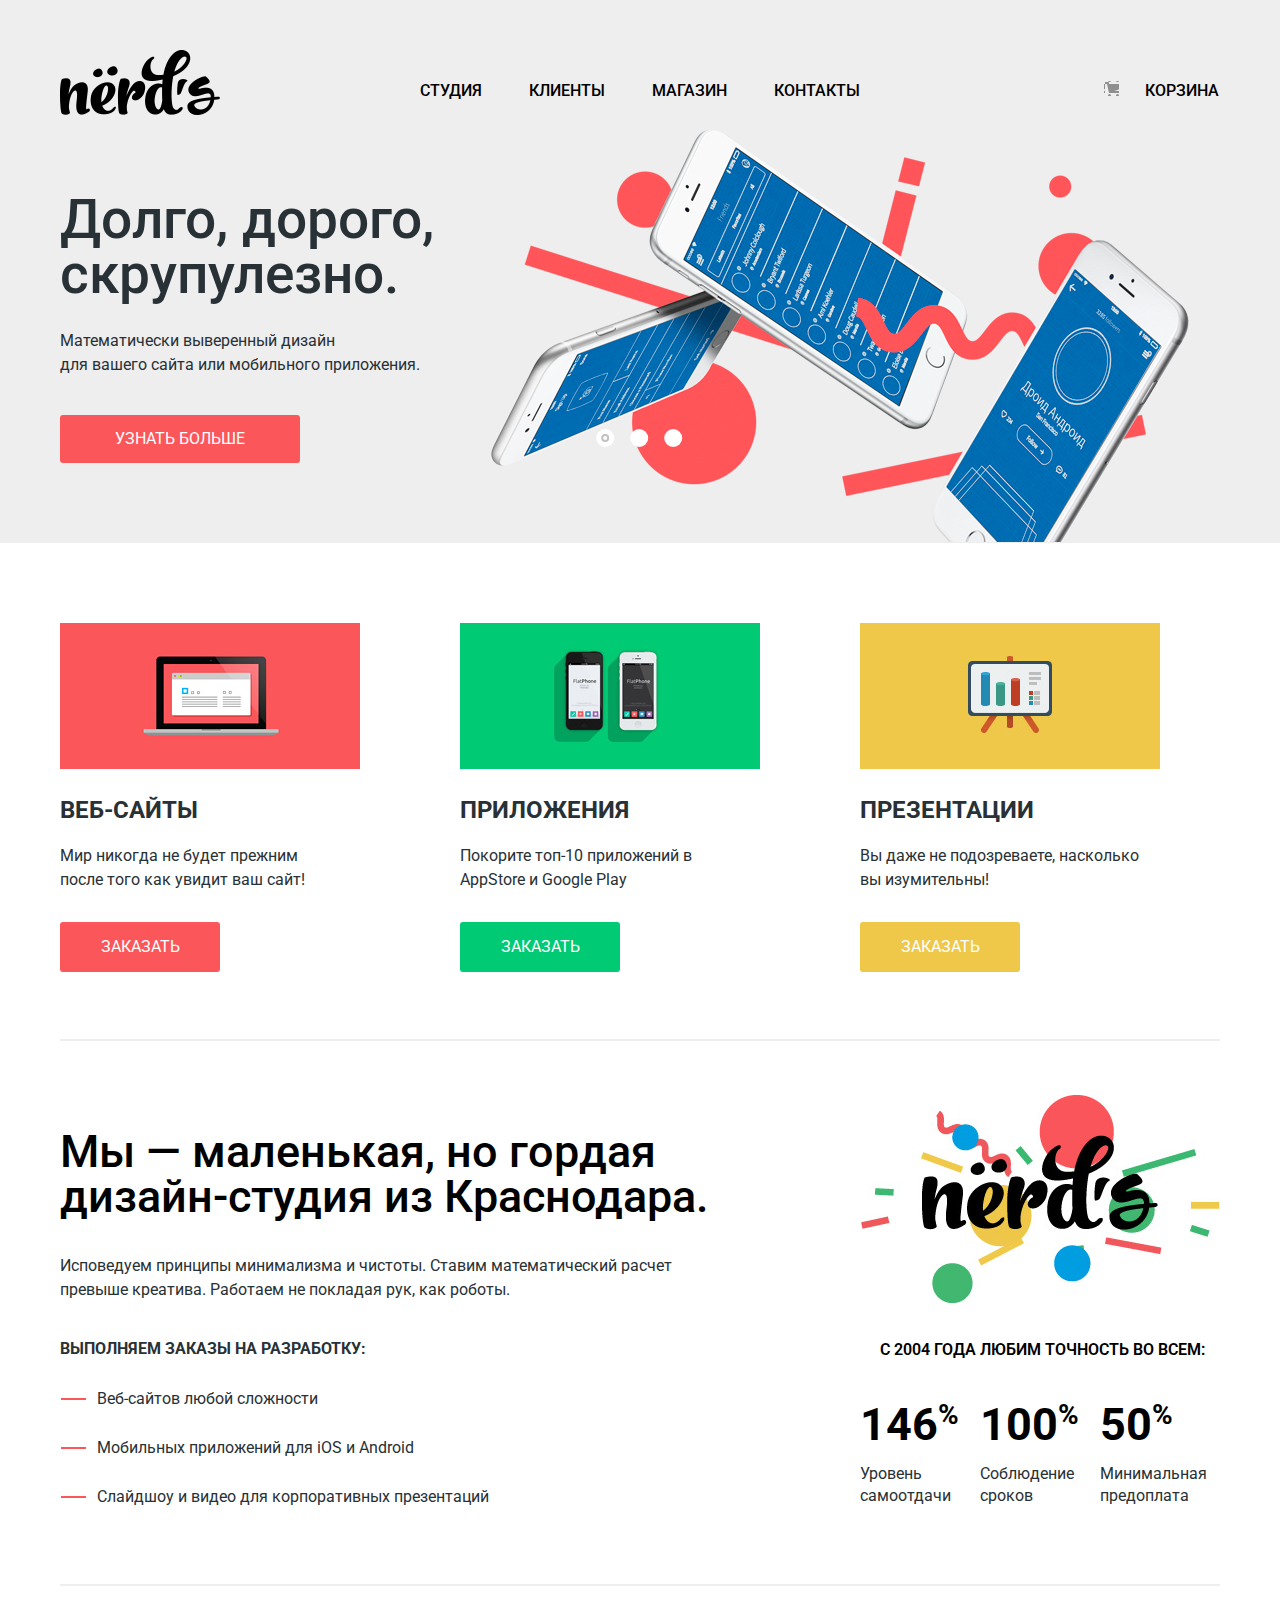
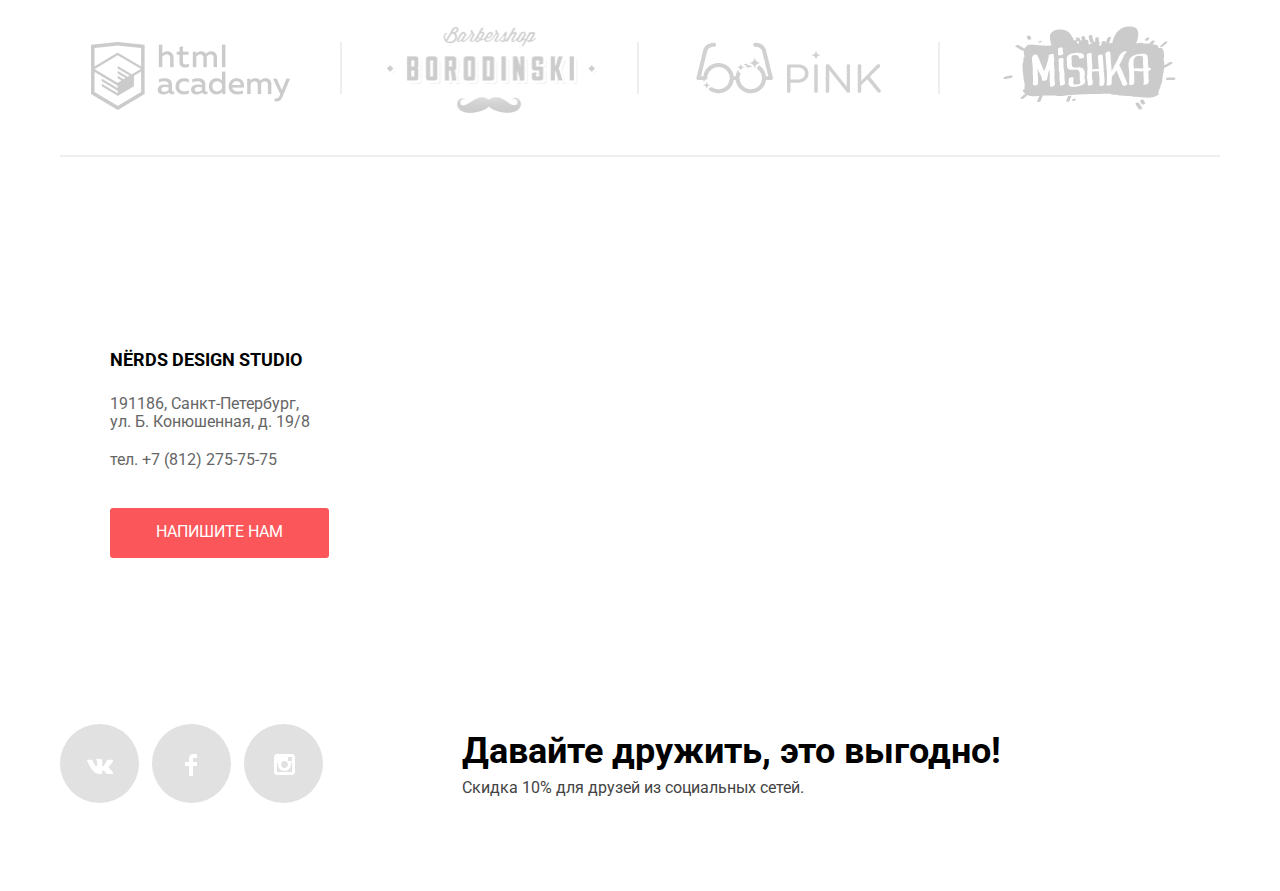
<file: index.html>
<!DOCTYPE html>
<html lang="ru">

<head>
  <meta charset="utf-8">
  <title>HTML Academy: Нёрдс</title>
  <link href="https://fonts.googleapis.com/css?family=Roboto:400,500,700&display=swap" rel="stylesheet">
  <link href="css/normalize.css" rel="stylesheet">
  <link href="css/short.css" rel="stylesheet">
</head>

<body>
  <header class="main-header">
    <div class="container">
      <div class="header-logo">
        <a href="index.html"><img src="img/png-nerds/nerds-logo.png" class="nerds-logo" width="160" height="65" alt="Нёрдс"></a>
      </div>
      <nav class="site-navigation style-menu">
        <ul>
          <li><a href="studio.html">Студия</a></li>
          <li><a href="customers.html">Клиенты</a></li>
          <li><a href="catalog.html">Магазин</a></li>
          <li><a href="contacts.html">Контакты</a></li>
        </ul>
      </nav>
      <div class="user-navigation style-menu">
        <a href="#" class="cart">Корзина</a>
      </div>
    </div>
  </header>
  <main>
    <section class="slider">
      <div class="slide">
        <input class="visually-hidden" type="radio" id="product-1" name="toggle" checked>
        <input class="visually-hidden" type="radio" id="product-2" name="toggle">
        <input class="visually-hidden" type="radio" id="product-3" name="toggle">
        <div class="slider-controls">
          <label class="slider-controls-item slider-controls-item--1" for="product-1">Первый</label>
          <label class="slider-controls-item slider-controls-item--2" for="product-2">Второй</label>
          <label class="slider-controls-item slider-controls-item--3" for="product-3">Третий</label>
        </div>
        <ul class="slider-list">
          <li class="slider-item">
            <h2>Долго, дорого,<br> скрупулезно.</h2>
            <p>Математически выверенный дизайн<br> для вашего сайта или мобильного приложения.</p>
            <a class="slider-item-button button" href="#">Узнать больше</a>
          </li>
          <li class="slider-item">
            <h2>Любим математику как никто другой</h2>
            <p>Никакого креатива, только математические формулы для расчета идеальных пропорций.</p>
            <a class="slider-item-button button" href="#">Узнать больше</a>
          </li>
          <li class="slider-item">
            <h2>Только ночь,<br> только хардкор</h2>
            <p>Работать днем, как все? Мы против этого.<br> Ближе к полуночи работа только начинается.</p>
            <a class="slider-item-button button" href="#">Узнать больше</a>
          </li>
        </ul>
      </div>
    </section>
    <div class="products container">
      <article class="item website">
        <div class="product-image">
          <img width="300" height="146" src="img/png-nerds/advantage-picture-red.png" alt="#">
        </div>

        <section class="product-info">
          <h2>Веб-сайты</h2>
          <p>Мир никогда не будет прежним после того как увидит ваш сайт!</p>
        </section>

        <a class="button purchase1" href="#">Заказать</a>
      </article>

      <article class="item app">
        <div class="product-image">
          <img width="300" height="146" src="img/png-nerds/advantage-picture-green.png" alt="#">
        </div>

        <section class="product-info">
          <h2>Приложения</h2>
          <p>Покорите топ-10 приложений в AppStore и Google Play</p>
        </section>

        <a class="button purchase2" href="#">Заказать</a>
      </article>

      <article class="item presentation">
        <div class="product-image">
          <img width="300" height="146" src="img/png-nerds/advantage-picture-yellow.png" alt="#">
        </div>

        <section class="product-info">
          <h2>Презентации</h2>
          <p>Вы даже не подозреваете, насколько вы изумительны!</p>
        </section>

        <a class="button purchase3" href="#">Заказать</a>
      </article>
    </div>
    <div class="information container">
      <section class="about-us">
        <h2 class="slogan">Мы — маленькая, но гордая дизайн-студия из Краснодара.</h2>
        <p>Исповедуем принципы минимализма и чистоты. Ставим математический расчет
          превыше креатива. Работаем не покладая рук, как роботы.</p>
        <h4>Выполняем заказы на разработку:</h4>
        <ul class="our-work">
          <li>Веб-сайтов любой сложности</li>
          <li>Мобильных приложений для iOS и Android</li>
          <li>Слайдшоу и видео для корпоративных презентаций</li>
        </ul>
      </section>
      <div class="statistic">
        <div class="logo">
          <img width="360" height="208" src="img/png-nerds/nerds-picture.png" class="nerds-picture" alt="#">
        </div>
        <span>с 2004 года Любим точность во всем:</span>
        <section class="stat-info">
          <div class="column">
            <b>146<span class="percent">%</span></b>
            <p>Уровень самоотдачи</p>
          </div>
          <div class="column">
            <b>100<span class="percent">%</span></b>
            <p>Соблюдение сроков</p>
          </div>
          <div class="column">
            <b>50<span class="percent">%</span></b>
            <p>Минимальная предоплата</p>
          </div>
        </section>
      </div>
    </div>
    <section class="partners containerlogos">
      <h2 class="visually-hidden">Наши партнеры</h2>
      <ul class="partners-list">
        <li class="partners-list-item">
          <a href="https://htmlacademy.ru/intensive/htmlcss" target="_blank">
            <span class="visually-hidden">HTML Academy</span>
            <img src="img/logos/htmlacdemy-logo.png" alt="Логотип HTML Academy" width="199" height="68">
          </a>
        </li>
        <li class="partners-list-item1">
          <a href="barbershop.html" target="_blank">
            <span class="visually-hidden">Barbershop Borodinski</span>
            <img src="img/logos/borodinsli-logo.png" alt="Логотип Barbershop Borodinski" width="209" height="90">
          </a>
        </li>
        <li class="partners-list-item">
          <a href="pink.html">
            <span class="visually-hidden">Pink</span>
            <img src="img/logos/pink-logo.png" alt="Логотип Pink" width="185" height="52">
          </a>
        </li>
        <li class="partners-list-item">
          <a href="mishka.html">
            <span class="visually-hidden">Mishka</span>
            <img src="img/logos/mishka-logo.png" alt="Логотип Mishka" width="173" height="84">
          </a>
        </li>
      </ul>
    </section>
    <div class="map">
      <script async src="https://api-maps.yandex.ru/services/constructor/1.0/js/?sid=I0QRDXo0eJkKzXls2Dzy3nNmhVzpqVRN&amp;width=100%25&amp;height=416&amp;lang=ru_RU&amp;sourceType=constructor&amp;scroll=false">
      </script>
      <div class="contact-us">
        <h4>NЁRDS DESIGN STUDIO</h4>
        <p>191186, Санкт-Петербург, <br>
          ул. Б. Конюшенная, д. 19/8</p>

        <p class="tel">тел. +7 (812) 275-75-75</p>
        <a class="button-write-to-us button" href="form.html">Напишите нам</a>
      </div>
    </div>
    <div class="modal-content">
      <div class="write-us-popup">
        <h2>Напишите нам</h2>
        <button class="modal-content-close-button" type="button">Закрыть</button>
        <form class="contact-form" action="http://echo.htmlacademy.ru" method="post">
          <label>
            <span>Ваше имя:</span>
            <input type="text" name="Name" placeholder="Имя Фамилия">
          </label>
          <label>
            <span>Ваш e-mail:</span>
            <input type="text" name="E-mail" placeholder="email@example.com">
          </label>
          <label>
            <span>Текст письма:</span>
            <textarea name="Text" placeholder="В свободной форме"></textarea>
          </label>
          <button class="write-us-send-button button" type="submit">ОТПРАВИТЬ</button>
        </form>
      </div>
    </div>
  </main>
  <footer class="main-footer container">
    <div class="footer-social">
      <a class="social-button" href="#">
        <span class="circle vk"></span>
      </a>
      <a class="social-button" href="#">
        <span class="circle fb"></span></a>
      <a class="social-button" href="#">
        <span class="circle insta"></span>
      </a>
    </div>
    <div class="footer-slogan">
      <b>Давайте дружить, это выгодно!</b>
      <p>Скидка 10% для друзей из социальных сетей.</p>
    </div>
  </footer>
  <script src="js/short.js"></script>
</body>

</html>
</file>
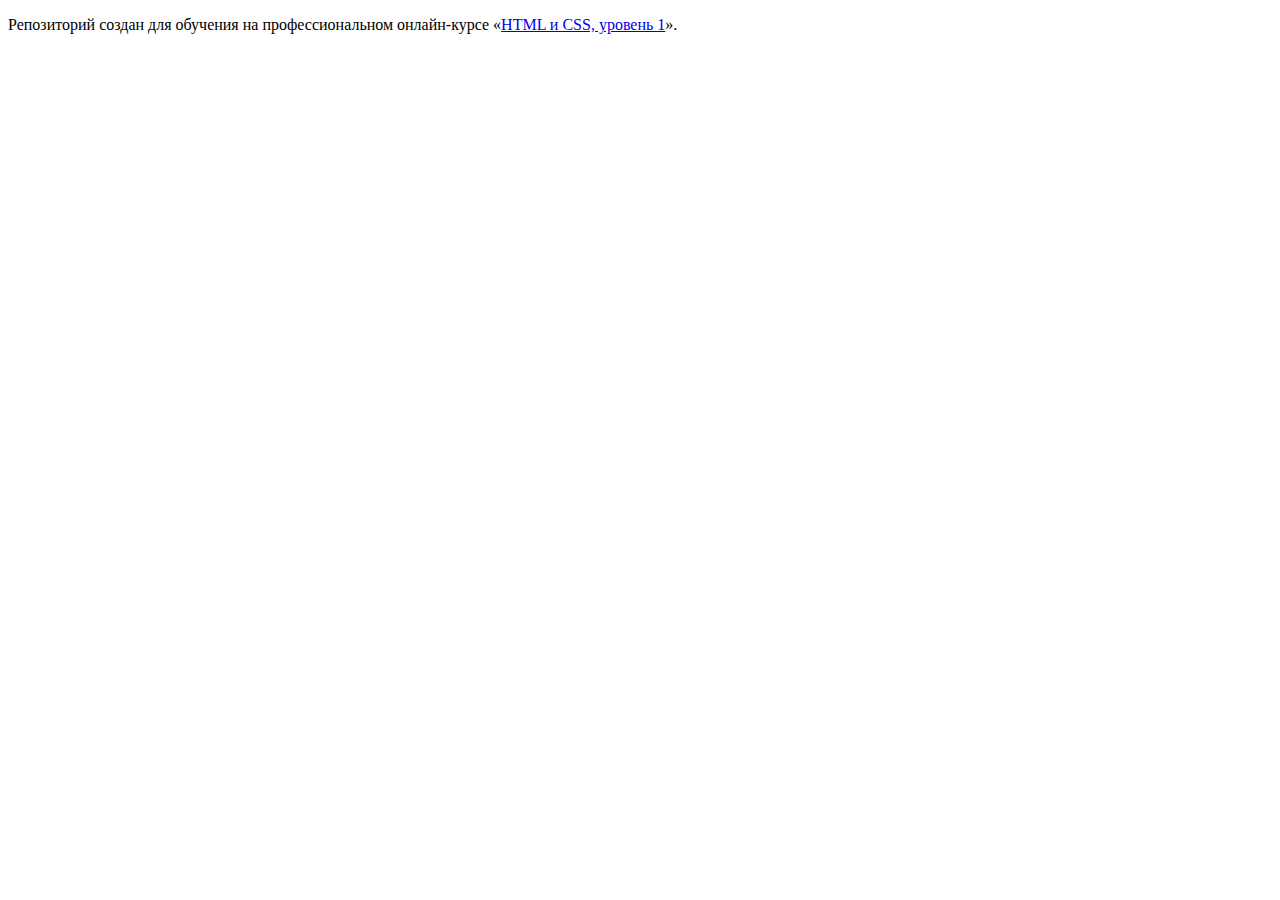
<file: 1/index.html>
<!DOCTYPE html>
<html lang="ru">
  <head>
    <meta charset="utf-8">
    <title>HTML Academy: Нёрдс</title>
    <base href="https://htmlacademy-htmlcss.github.io/796589-nerds-25/1/">
</head>
  <body>

    <p>Репозиторий создан для обучения на профессиональном онлайн‑курсе «<a href="https://htmlacademy.ru/intensive/htmlcss">HTML и CSS, уровень 1</a>».</p>

  </body>
</html>
</file>
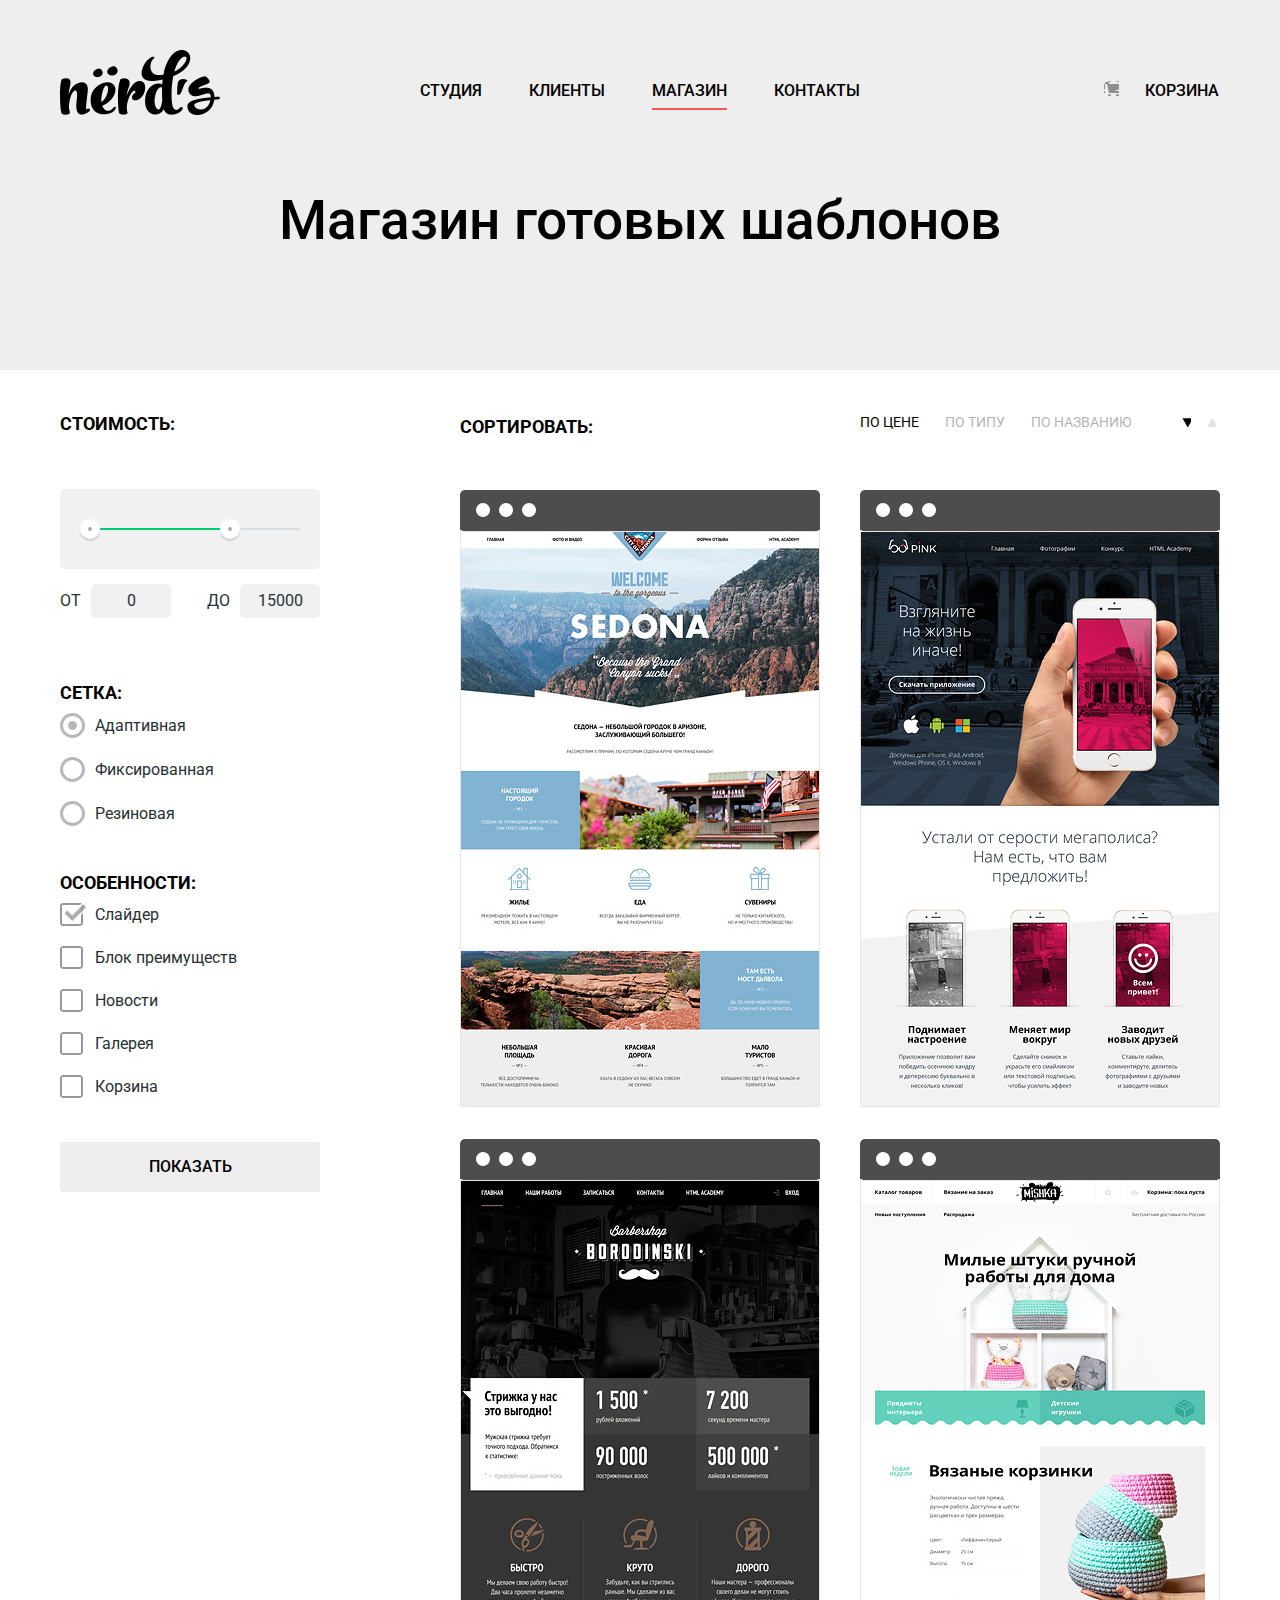
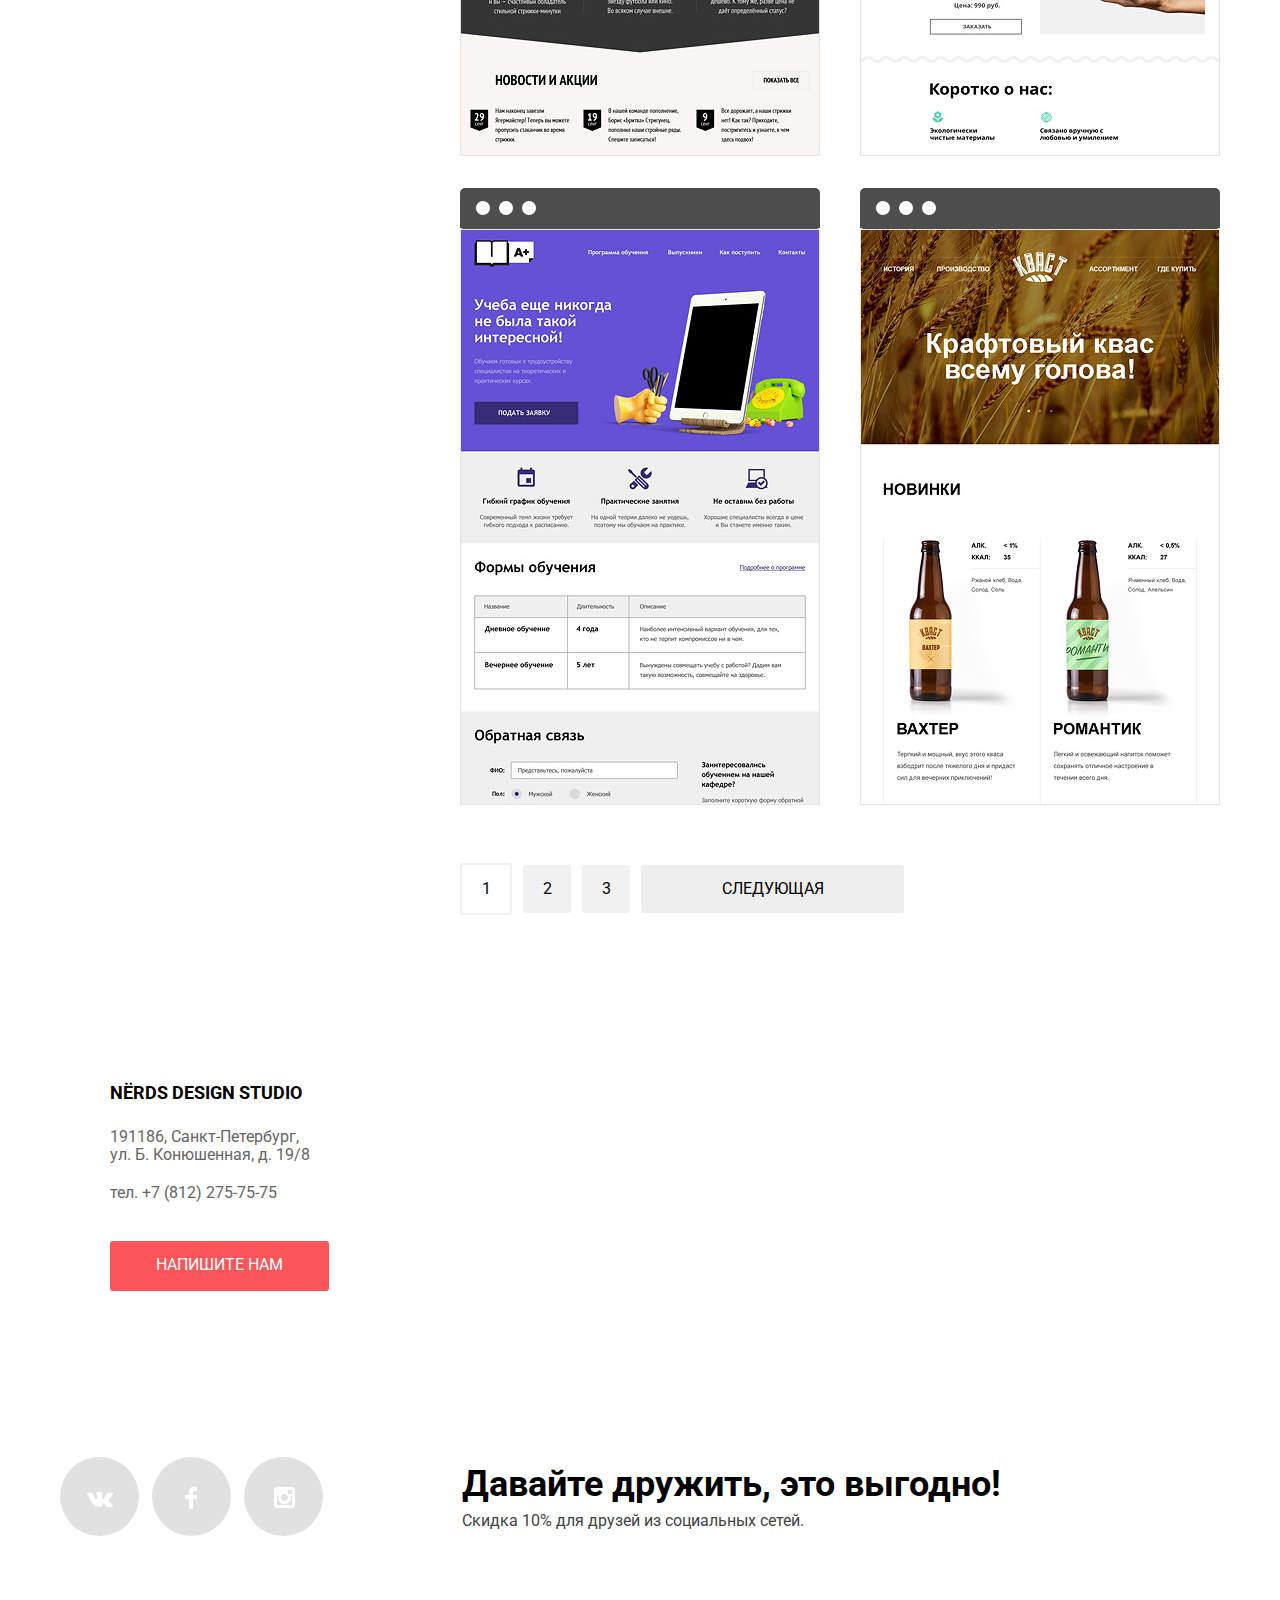
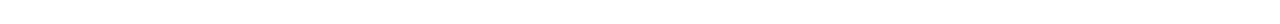
<file: catalog.html>
<!DOCTYPE html>
<html lang="ru">

<head>
  <meta charset="utf-8">
  <title>HTML Academy: Нёрдс</title>
  <link href="https://fonts.googleapis.com/css?family=Roboto:400,500,700&display=swap" rel="stylesheet">
  <link href="css/normalize.css" rel="stylesheet">
  <link href="css/short.css" rel="stylesheet">
</head>

<body>
  <header class="main-header">
    <div class="container">
      <div class="header-logo">
        <a href="index.html"><img src="img/png-nerds/nerds-logo.png" class="nerds-logo" width="160" height="65" alt="Нёрдс"></a>
      </div>
      <nav class="site-navigation style-menu">
        <ul>
          <li><a href="studio.html">Студия</a></li>
          <li><a href="customers.html">Клиенты</a></li>
          <li><a class="current" href="catalog.html">Магазин</a></li>
          <li><a href="contacts.html">Контакты</a></li>
        </ul>
      </nav>
      <div class="user-navigation style-menu">
        <a href="#" class="cart">Корзина</a>
      </div>
    </div>
  </header>
  <main>
    <div class="page-title slogan">
      <h1>Магазин готовых шаблонов</h1>
    </div>
    <div class="content">
      <div class="container">
        <div class="filters">
          <h2>Стоимость:</h2>
          <form class="form" action="http://echo.htmlacademy.ru" method="get">
            <div class="range-filter">
              <div class="range-controls">
                <div class="scale">
                  <div class="bar"></div>
                </div>
                <div class="toggle toggle-min"></div>
                <div class="toggle toggle-max"></div>
              </div>
              <div class="price-controls">
                <label class="min-price">от<input name="min-price" type="text" value="0"></label>
                <label class="max-price">до<input name="max-price" type="text" value="15000"></label>
              </div>
            </div>

            <div class="web">
              <!--<form class="filter" method="get" action="http://echo.htmlacademy.ru">-->
              <h2>Сетка:</h2>
              <label>
                <input class="radio" type="radio" name="web" id="adapted" checked>
                <span class="radio-custom"></span>
                <span class="label">Адаптивная</span>
              </label>
              <label>
                <input class="radio" type="radio" name="web" id="fixed">
                <span class="radio-custom"></span>
                <span class="label">Фиксированная</span>
              </label>
              <label>
                <input class="radio" type="radio" name="web" id="rubber">
                <span class="radio-custom"></span>
                <span class="label">Резиновая</span>
              </label>
            </div>
            <div class="qualities">
              <h2>ОСОБЕННОСТИ:</h2>
              <label>
                <input class="checkbox" type="checkbox" name="quality" id="slider" checked>
                <span class="checkbox-custom"></span>
                <span class="label">Слайдер</span>
              </label>
              <label>
                <input class="checkbox" type="checkbox" name="quality" id="advantage-block">
                <span class="checkbox-custom"></span>
                <span class="label">Блок преимуществ</span>
              </label>
              <label>
                <input class="checkbox" type="checkbox" name="quality" id="news">
                <span class="checkbox-custom"></span>
                <span class="label">Новости</span>
              </label>
              <label>
                <input class="checkbox" type="checkbox" name="quality" id="gallery">
                <span class="checkbox-custom"></span>
                <span class="label">Галерея</span>
              </label>
              <label>
                <input class="checkbox" type="checkbox" name="quality" id="trash-bin">
                <span class="checkbox-custom"></span>
                <span class="label">Корзина</span>
              </label>
            </div>
            <button class="button" type="submit">Показать</button>
          </form>
        </div>
        <div class="results">
          <div class="result-top">
            <h2>Сортировать:</h2>
            <ul class="sort-types">
              <li>
                <a class="by-price current" href="#">По цене</a>
              </li>
              <li>
                <a class="by-type" href="#">По типу</a>
              </li>
              <li>
                <a class="by-name" href="#">По названию</a>
              </li>
              <li>
                <a class="less-to-more current" href="#"></a>
              </li>
              <li>
                <a class="more-to-less" href="#"></a>
              </li>
            </ul>
          </div>

          <div class="result-content">
            <article class="layout">
              <div class="layout-top">
              </div>
              <div class="image-content">
                <img src="img/png-nerds/img-sedona-jpg.png" class="img-sedonajpg" width="360" height="576" alt="#">
              </div>
              <div class="layout-menu">
                <a href="#">
                  <h2>Sedona</h2>
                </a>
                <p>Информационный сайт для туристов</p>
                <button class="button" type="submit">9 900 руб.</button>
              </div>
            </article>

            <article class="layout">
              <div class="layout-top">
              </div>
              <div class="image-content">
                <img src="img/png-nerds/img-pink-jpg.png" class="img-pinkjpg" width="360" height="576" alt="#">
              </div>
              <div class="layout-menu">
                <a href="#">
                  <h2>Pink App</h2>
                </a>
                <p>Продуктовый лендинг приложения для iOS и Android</p>
                <button class="button" type="submit">9 900 руб.</button>
              </div>
            </article>

            <article class="layout">
              <div class="layout-top">
              </div>
              <div class="image-content">
                <img src="img/png-nerds/img-barbershop-jpg.png" class="img-barbershopjpg" width="360" height="576" alt="#">
              </div>
              <div class="layout-menu">
                <a href="#">
                  <h2>Barbershop</h2>
                </a>
                <p>Сайт салона красоты. Для мужчин, да.</p>
                <button class="button" type="submit">9 900 руб.</button>
              </div>
            </article>

            <article class="layout">
              <div class="layout-top">
              </div>
              <div class="image-content">
                <img src="img/png-nerds/img-mishka-jpg.png" class="img-mishkajpg" width="360" height="576" alt="#">
              </div>
              <div class="layout-menu">
                <a href="#">
                  <h2>Mishka</h2>
                </a>
                <p>Интернет-магазин вязаных игрушек</p>
                <button class="button" type="submit">9 900 руб.</button>
              </div>
            </article>

            <article class="layout">
              <div class="layout-top">
              </div>
              <div class="image-content">
                <img src="img/png-nerds/img-aplus-jpg.png" class="img-aplusjpg" width="360" height="576" alt="#">
              </div>
              <div class="layout-menu">
                <a href="#">
                  <h2>A Plus</h2>
                </a>
                <p>Лендинг курсов повышения квалификации</p>
                <button class="button" type="submit">9 900 руб.</button>
              </div>
            </article>

            <article class="layout">
              <div class="layout-top">
              </div>
              <div class="image-content">
                <img src="img/png-nerds/img-kvast-jpg.png" class="img-kvastjpg" width="360" height="576" alt="#">
              </div>
              <div class="layout-menu">
                <a href="#">
                  <h2>KBACT</h2>
                </a>
                <p>Промо-сайт производителя крафтового кваса</p>
                <button class="button" type="submit">9 900 руб.</button>
              </div>
            </article>
          </div>
          <div class="content-navigation">
            <nav class="pagination">
              <a class="current" href="#">1</a>
              <a href="#">2</a>
              <a href="#">3</a>
              <a class="next" href="#next">Следующая</a>
            </nav>
          </div>
        </div>
      </div>
    </div>
    <div class="map">
      <script async src="https://api-maps.yandex.ru/services/constructor/1.0/js/?sid=I0QRDXo0eJkKzXls2Dzy3nNmhVzpqVRN&amp;width=100%25&amp;height=416&amp;lang=ru_RU&amp;sourceType=constructor&amp;scroll=false">
      </script>
      <div class="contact-us">
        <h4>NЁRDS DESIGN STUDIO</h4>
        <p>191186, Санкт-Петербург, <br>
          ул. Б. Конюшенная, д. 19/8</p>

        <p>тел. +7 (812) 275-75-75</p>
        <a class="button-write-to-us button" href="form.html">Напишите нам</a>
      </div>
    </div>
    <div class="modal-content">
      <div class="write-us-popup">
        <h2>Напишите нам</h2>
        <button class="modal-content-close-button" type="button">Закрыть</button>
        <form class="contact-form" action="http://echo.htmlacademy.ru" method="post">
          <label>
            <span>Ваше имя:</span>
            <input type="text" name="Name" placeholder="Имя Фамилия">
          </label>
          <label>
            <span>Ваш e-mail:</span>
            <input type="text" name="E-mail" placeholder="email@example.com">
          </label>
          <label>
            <span>Текст письма:</span>
            <textarea name="Text" placeholder="В свободной форме"></textarea>
          </label>
          <button class="button" type="submit">ОТПРАВИТЬ</button>
        </form>
      </div>
    </div>
  </main>
  <footer class="main-footer container">
    <div class="footer-social">
      <a class="social-button" href="#">
        <span class="circle vk"></span>
      </a>
      <a class="social-button" href="#">
        <span class="circle fb"></span>
      </a>
      <a class="social-button" href="#">
        <span class="circle insta"></span>
      </a>
    </div>
    <div class="footer-slogan">
      <b>Давайте дружить, это выгодно!</b>
      <p>Скидка 10% для друзей из социальных сетей.</p>
    </div>
  </footer>
  <script src="js/short.js"></script>
</body>

</html>
</file>
<file: css/short.css>
body{margin:0;padding:0;font-family:Roboto,Arial,sans-serif;font-size:16px;color:#283136;font-weight:400;min-width:1200px;line-height:24px}a{text-decoration:none}.button{display:inline-block;box-sizing:border-box;padding:10px;font-size:12px;line-height:18px;vertical-align:middle;text-align:center;text-decoration:none;text-transform:uppercase;color:#fff;background:#fb565a;border-radius:4px}.button{display:block;width:240px;padding:13px 0;font-size:16px;line-height:18px;color:#fff;text-transform:uppercase;text-align:center;text-decoration:none;background-color:#fb565a;border-radius:3px;border:none}.button:focus,.button:hover{background-color:#e74246}.button:active{background-color:#d7373b;color:rgba(255,255,255,.3);box-shadow:0 3px rgba(0,0,0,.1) inset}.container{display:flex;position:relative;width:1160px;margin:0 auto;padding:0 20px}.containerlogos{width:1160px;margin:0 auto;padding:0 20px}.main-header{background-color:#eee;color:#000;padding-top:50px;height:120px;margin-bottom:0}.site-navigation{display:flex;margin-left:200px;min-width:490px}.site-navigation li{display:inline-block;margin-right:43px}.site-navigation ul{padding-left:0;margin-top:26px}.site-navigation .current{border-bottom:2px solid #fb565a;padding-bottom:8px}.style-menu a{font-weight:500;line-height:30px;color:#000;text-decoration:none;text-transform:uppercase}.user-navigation{position:relative;margin-left:220px;margin-top:26px;background-color:#eee;text-transform:uppercase}.site-navigation,.user-navigation{list-style-type:none}.user-navigation .cart{margin-left:15px}.site-navigation a,.user-navigation a{color:#000;font-size:16px;line-height:30px;letter-spacing:normal;font-weight:500}.user-navigation::before{content:"";position:absolute;top:5px;left:-26px;width:15px;height:15px;background:url(../img/svg-nerds/cart-icon.svg);background-position:1px 1px;z-index:10;opacity:.4}.header-logo:hover{opacity:.8}.header-logo:active{opacity:.3}.site-navigation a:hover{color:#fb565a;text-transform:uppercase}.site-navigation a:active{color:rgba(0,0,0,.3);text-transform:uppercase}.cart:hover{color:#fb565a;text-transform:uppercase}.cart:active{color:rgba(0,0,0,.3);text-transform:uppercase}.site-navigation .current{border-bottom:2px solid #fb565a;padding-bottom:8px}.visually-hidden{position:absolute;width:1px;height:1px;clip:rect(0,0,0,0)}.slider{background-color:#eee;margin-top:-60px;padding-top:1px}.slide{position:relative;background-color:#eee;width:1250px;margin:0 auto;padding:0 20px;padding-top:0;padding-right:43px;padding-bottom:0;padding-left:5px;box-sizing:border-box}.slider-controls{position:absolute;left:49%;bottom:104px;z-index:100;width:160px;height:18px;text-align:center;font-size:0;transform:translateX(-43%)}.slider-controls label{position:relative;display:inline-block;width:18px;height:18px;padding:8px;border-radius:50%;cursor:pointer}.slider-controls label::after{content:"";position:absolute;top:8px;left:8px;z-index:1;width:18px;height:18px;background:#fff;border-radius:50%}.slider-list{list-style:none;margin-top:16px;margin-bottom:0}.slider-item-button{padding:15px 0}.slider-item{display:none;padding:80px 0 80px 0;margin-right:1px;margin-bottom:15px}.slider-item:nth-child(1){background-image:url(../img/png-nerds/slide-picture1.png);background-repeat:no-repeat;background-position:93% 2px}.slider-item:nth-child(2){background-image:url(../img/slide2/slide-picture.png);background-repeat:no-repeat;background-position:100% 0}.slider-item:nth-child(3){background-image:url(../img/slide3/slide-picture.png);background-repeat:no-repeat;background-position:100% 20px}#product-1:checked~.slider-list .slider-item:nth-child(1){display:block}#product-2:checked~.slider-list .slider-item:nth-child(2){display:block}#product-3:checked~.slider-list .slider-item:nth-child(3){display:block}#product-1:checked~.slider-controls .slider-controls-item--1::before,#product-2:checked~.slider-controls .slider-controls-item--2::before,#product-3:checked~.slider-controls .slider-controls-item--3::before{content:"";position:absolute;left:50%;top:50%;z-index:2;width:4px;height:4px;margin:-4px;background-color:inherit;border:2px solid #c1c1c1;border-radius:50%}.slider-item h2{max-width:600px;margin-bottom:27px;margin-top:-15px;font-size:55px;line-height:55px;font-weight:500}.slider-item p{max-width:430px;margin:0;margin-bottom:38px}.purchase1{width:160px;height:50px;background-color:#fb565a;line-height:30px;letter-spacing:normal;text-align:center;color:#fff}.purchase1:hover{width:160px;height:50px;background-color:#e74246;line-height:30px;letter-spacing:normal;text-align:center;color:#fff}.purchase1:active{width:160px;height:50px;box-shadow:inset 0 3px 0 0 rgba(0,1,1,.1);background-color:#d7373b;line-height:30px;letter-spacing:normal;text-align:center;color:rgba(255,255,255,.3)}.purchase2{width:160px;height:50px;background-color:#00ca74;line-height:30px;letter-spacing:normal;text-align:center;color:#fff}.purchase2:hover{width:160px;height:50px;background-color:#00bc6c;line-height:30px;letter-spacing:normal;text-align:center;color:#fff}.purchase2:active{width:160px;height:50px;box-shadow:inset 0 3px 0 0 rgba(0,1,1,.1);background-color:#00aa62;line-height:30px;letter-spacing:normal;text-align:center;color:rgba(255,255,255,.3)}.purchase3{width:160px;height:50px;background-color:#efc84a;line-height:30px;letter-spacing:normal;text-align:center;color:#fff}.purchase3:hover{width:160px;height:50px;background-color:#eab534;line-height:30px;letter-spacing:normal;text-align:center;color:#fff}.purchase3:active{width:160px;height:50px;box-shadow:inset 0 3px 0 0 rgba(0,1,1,.1);background-color:#e5a722;line-height:30px;letter-spacing:normal;text-align:center;color:rgba(255,255,255,.3)}.features-list a{display:block;width:160px;height:50px;padding:10px 0;margin-top:25px;color:#fff;text-transform:uppercase;text-align:center;text-decoration:none;border-radius:3px}.products{padding:65px 0;border-bottom:2px solid #eee}.item{width:300px;margin-right:100px}.product-info{font-size:16px;line-height:24px;letter-spacing:normal;text-align:left;color:#283136;margin-right:20px;margin-bottom:30px;margin-top:-1px}.product-info p{margin-top:-1px}.product-info h2{font-size:24px;line-height:30px;letter-spacing:normal;text-align:left;text-transform:uppercase}.products .button{display:block;width:160px;padding:10px 0;margin-top:25px;color:#fff;text-transform:uppercase;text-align:center;text-decoration:none;border-radius:3px;margin-bottom:2px}.website .button{background:#fb565a}.app .button{background:#00ca74}.presentation .button{background:#efc84a}.main-footer{padding:75px 0;color:#000}.footer-socials .social-button{text-decoration:none}.footer-social a:focus,.footer-social a:hover{text-decoration:none}.main-footer .footer-social{text-align:left;margin-right:130px;margin-top:-9px}.footer-social .circle{display:inline-block;vertical-align:top;position:relative;width:79px;height:79px;border-radius:50%;background-color:#e1e1e1;color:#000;box-sizing:border-box;margin-right:9px}.footer-social .circle:hover{width:79px;height:79px;background-color:#e74246}.footer-social .circle:active{width:79px;height:79px;box-shadow:inset 0 3px 0 0 rgba(0,1,1,.1);background-color:#d7373b}.vk::before{content:"";position:absolute;width:26px;height:15px;top:35px;left:27px;background-image:url(../img/svg-nerds/vk-icon.svg)}.fb::before{content:"";position:absolute;width:12px;height:22px;top:30px;left:33px;background-image:url(../img/svg-nerds/fb-icon.svg)}.insta::before{content:"";position:absolute;width:21px;height:21px;top:30px;left:30px;background-image:url(../img/svg-nerds/insta-icon.svg)}.visually-hidden:not(:focus):not(:active),input[type=checkbox].visuaaly-hidden,input[type=radio].visually-hidden{position:absolute;display:none}.footer-slogan b{font-size:36px;line-height:36px}.footer-slogan p{line-height:24px;color:#444;margin-top:6px}.partners{padding-bottom:70px;margin-bottom:15px}.partners .partners-list{display:-webkit-box;display:-ms-flexbox;display:flex;flex-wrap:wrap;justify-content:space-between;align-items:center;margin:0;padding:0;padding-top:40px;padding-bottom:45px;list-style:none;border-top:2px solid #eee;border-bottom:2px solid #eee;-webkit-box-align:center;-webkit-box-pack:justify;-ms-flex-align:center;-ms-flex-pack:justify;-ms-flex-wrap:wrap}.partners-list .partners-list-item{width:260px}.partners-list .partners-list-item:nth-child(-n+3){border-right:2px solid #eee;height:52px;padding-right:20px}.partners-list-item a{display:-webkit-box;display:-ms-flexbox;display:flex;justify-content:center;opacity:.2;-webkit-box-pack:center;-ms-flex-pack:center}.partners-list-item a:focus,.partners-list-item a:hover{opacity:1}.partners-list-item a:active{opacity:.1}.partners-list-item img{width:auto}.partners-list .partners-list-item1{width:260px}.partners-list .partners-list-item1:nth-child(-n+3){border-right:2px solid #eee;height:52px;padding-right:15px}.partners-list-item1 a{display:-webkit-box;display:-ms-flexbox;display:flex;justify-content:center;opacity:.2;-webkit-box-pack:center;-ms-flex-pack:center;margin-top:-15px}.partners-list-item1 a:focus,.partners-list-item1 a:hover{opacity:1}.partners-list-item1 a:active{opacity:.1}.partners-list-item1 img{width:210px;height:90px}.page-title{height:200px;display:flex;justify-content:center;align-items:center;background-color:#eee;color:#000}.slogan h1{font-size:55px;font-weight:500;line-height:55px;padding-bottom:100px}.template{height:233px;display:flex;justify-content:center;align-items:center;background-color:#eee;color:#000}.content{padding-top:40px}.filters{width:260px;margin-right:100px}.content h2,.content ul{margin-top:0}.content h2{font-size:18px;line-height:30px;color:#000;text-transform:uppercase;margin-bottom:5px;margin-top:-1px}.range-filter{width:260px;margin-top:50px;margin-bottom:61px}.range-controls{position:relative;height:41px;padding-top:39px;padding-right:20px;padding-left:20px;margin-bottom:15px;border-radius:5px;background:#f1f1f1}.range-controls .scale{height:2px;background:#d7dcde}.range-controls .bar{width:70%;height:2px;background:#00ca74}.range-controls .toggle{position:absolute;top:30px;left:0;width:4px;height:4px;cursor:pointer;border:8px solid #fff;border-radius:50%;background:#ababab;box-shadow:0 2px 1px 0 #cfcfcf}.range-controls .toggle-min{left:20px}.range-controls .toggle-max{left:160px}.price-controls{display:flex;font-size:16px;text-transform:uppercase}.price-controls label{display:inline-block;vertical-align:top;width:50%}.max-price{text-align:right}.price-controls input{font-family:Roboto,Arial,sans-serif;font-size:16px;width:60px;margin-left:10px;padding:8px 10px;text-align:center;color:#283136;border:none;border-radius:5px;background:#f1f1f1}.web{margin-bottom:43px}.qualities{margin-bottom:43px}.web label{display:flex}.qualities label{display:flex}.qualities .label{margin-left:35px}.form .button{font-family:Roboto,Arial,sans-serif;font-weight:500;width:260px;height:50px;background-color:#eee;color:#000}.checkbox,.radio{display:none}.radio-custom{position:relative;height:25px;width:25px;border:3px solid #b8b8b8;border-radius:50%;box-sizing:border-box}.checkbox-custom{position:absolute;height:23px;width:23px;border-radius:3px;box-sizing:border-box;opacity:.4;background-color:#4d4d4d;background:#fff url(../img/svg-nerds/checkbox-off.svg) no-repeat}.label{line-height:20px;color:#283136;margin-left:10px}.qualities label,.web label{display:flex;align-items:center;margin-bottom:19px}.checkbox:checked+.checkbox-custom::before{content:"";display:flex;top:-3px;left:-3px;width:27px;height:23px;background:#fff url(../img/svg-nerds/checkbox-on.svg) no-repeat;z-index:10;opacity:.8}.radio:checked+.radio-custom::before{content:"";display:flex;position:absolute;top:5px;left:5px;width:9px;height:9px;background-color:#b8b8b8;border:3px solid #b8b8b8;border-radius:50%;box-sizing:border-box}.result-top{display:flex;padding-left:40px;align-items:center}.result-top h2{display:inline-block;vertical-align:top;width:360px}.sort-types{width:360px;padding:0;margin-left:40px}.sort-types li{display:inline-block;vertical-align:center}.sort-types a{font-size:14px;line-height:18px;color:#000;text-transform:uppercase;text-decoration:none;opacity:.3}a.current{opacity:1}.by-price,.by-type{margin-right:22px}.by-name{margin-right:46px}.less-to-more{position:relative;margin-right:15px}.less-to-more::before{content:"";position:absolute;top:4px;left:0;width:9px;height:9px;background:#fff url(../img/png-nerds/icon-down-dir.png) no-repeat}.more-to-less{position:relative}.more-to-less::before{content:"";position:absolute;top:-9px;left:0;width:9px;height:9px;background:#fff url(../img/png-nerds/icon-up-dir.png) no-repeat;margin-left:6px}.information{padding-top:86px;padding-bottom:50px}.information .container{border-top:2px solid #eee;display:flex}.stat-info .column{display:inline-block;vertical-align:top}.about-us .slogan{font-size:45px;line-height:45px;font-weight:500;color:#000;width:650px;font-family:Roboto;font-style:normal;font-stretch:normal;line-height:1;letter-spacing:normal;text-align:left;color:#000;margin-bottom:6px;margin-top:2px}.about-us p{margin-top:35px;margin-bottom:35px}.about-us h4{text-transform:uppercase}.our-work{list-style-type:none;margin-top:26px}.our-work li{position:relative;margin-bottom:25px;margin-left:-3px}.our-work li::before{position:absolute;content:"";top:11px;left:-39px;width:25px;height:2px;background-color:#fb565a;margin-left:3px}.statistic{display:flex;flex-wrap:wrap}.statistic .logo{margin-top:-32px;padding-left:150px}.statistic>span{margin-top:25px;text-transform:uppercase;color:#000;padding-left:170px;font-weight:600}.stat-info{display:flex;margin-top:45px;padding-left:150px}.stat-info .column{width:100px;margin-right:20px}.column b{font-size:45px;line-height:8px;color:#000}.column .percent{font-size:28px;vertical-align:super}.column p{line-height:22px;margin-bottom:23px}.form label{color:#283136}.qualities label{display:block}.content{margin-bottom:60px}.result-content{width:800px;display:flex;flex-wrap:wrap;margin-top:40px;justify-content:center}.result-content .layout{width:360px;margin-left:40px;position:relative;margin-bottom:25px}.layout:hover>.layout-menu{display:flex}.layout-top{display:flex;align-items:center;height:41px;background-color:#eee;border-top-left-radius:5px;border-top-right-radius:5px;background:url(../img/png-nerds/browser.png)}.layout-menu{display:none;position:absolute;flex-direction:column;align-items:center;height:230px;width:360px;top:385px;left:0;background-color:#eee;color:#000;padding:0 80px;box-sizing:border-box;text-align:center}.layout-menu p{text-align:center;line-height:18px;color:#666;font-weight:500;margin-top:-10px;overflow:hidden}.layout-menu .button{width:200px;height:50px;background-color:#fb565a;border:0;margin-top:auto;margin-bottom:43px}.layout-menu h2{margin-top:27px;margin-bottom:26px}.layout-menu h2:hover{color:#fb565a}.layout-menu h2:active{color:rgba(0,0,0,.3)}.layout-top:hover{width:360px;height:41px;opacity:.1}.map{height:416px;width:100%;position:relative}.contact-us{display:flex;flex-wrap:wrap;position:absolute;bottom:54px;left:calc((100% - 1160px)/ 2);width:320px;height:310px;background-color:#fff;color:#666;padding:0 50px;padding-top:58px;padding-bottom:48px;box-sizing:border-box}.contact-us .button{width:219px;height:50px;background-color:#fb565a;margin-top:35px;padding:15px 0}.contact-us h4{color:#000;margin-top:-5px;margin-bottom:7px;font-weight:700;font-size:18px;line-height:25px}.contact-us p{font-size:16px;line-height:18px;color:#666;margin-bottom:4px}.content-navigation{padding-left:40px;margin-top:35px}.pagination{margin:0;padding:0;font-size:0;margin-top:-9px}.pagination a{display:inline-block;font-family:Roboto,Arial,sans-serif;font-size:16px;min-width:18px;padding:15px;margin-right:11px;vertical-align:baseline;text-align:center;line-height:18px;text-decoration:none;text-transform:uppercase;color:#000;background-color:#f1f1f1;border-radius:3px;border:0 solid #dbdbdb}.pagination .current{border:2px solid #f1f1f1;background-color:#fff}.pagination .next{padding-left:30px;padding-right:30px;width:203px;background-color:#eee}.pagination a:not(.current):hover{background-color:#e5e5e5}.pagination a:not(.current):active{padding-top:12px;border-top:2px solid #b5b5b5;background-color:#d5d5d5}.write-us-popup h2{height:33px;font-family:Roboto;font-size:45px;font-weight:500;font-style:normal;line-height:1;letter-spacing:normal;text-align:left;color:#000}.write-us-popup{display:none;position:fixed;top:50%;left:50%;transform:translate(-50%,-50%);padding-left:80px;padding-right:90px;padding-bottom:80px;padding-top:30px;background:#fff;z-index:200;box-shadow:0 20px 40px 0 rgba(0,1,1,.75)}@keyframes popup_open{from{top:-1000px}to{top:50%}}@keyframes popup_shake{0%,100%{left:50%}10%,30%,50%,70%,90%{left:49%}20%,40%,60%,80%{left:51%}}.write-us-popup-show{display:block;animation:popup_open .6s}.modal_error{animation:popup_shake .6s}.modal-content-close-button{position:absolute;background:url(../img/svg-nerds/close-cross.svg);top:86px;right:86px;width:21px;height:21px;font-size:0;border:0;outline:0;opacity:.3;cursor:pointer}.modal-content-close-button:hover{opacity:1}.modal-content-close-button:active{opacity:.1}.write-us-popup form{font-size:0}.write-us-popup label{display:inline-block;margin-bottom:18px;vertical-align:top;font-size:16px;line-height:18px}.write-us-popup label:nth-child(1){margin-right:20px}.write-us-popup span{display:block;padding:2px;margin-top:20px;font-weight:700}.write-us-popup input,.write-us-popup textarea{padding:9px 15px;margin-right:20px;margin-top:7px;box-sizing:border-box;font-family:Roboto,sans-serif;font-size:16px;line-height:18px;color:#000;border:2px solid #d7dcde;border-radius:3px}.write-us-popup input:hover,.write-us-popup textarea:hover{border:2px solid #a2a9ac}.write-us-popup input:focus,.write-us-popup textarea:focus{border:2px solid #56bffb}.write-us-popup input[name=E-mail],.write-us-popup input[name=Name]{width:360px;height:50px;border:solid 2px #d7dcde;background-color:#fff}.write-us-popup textarea{width:760px;height:118px;border:solid 2px #d7dcde;background-color:#fff;resize:none;margin-bottom:15px}
</file>
